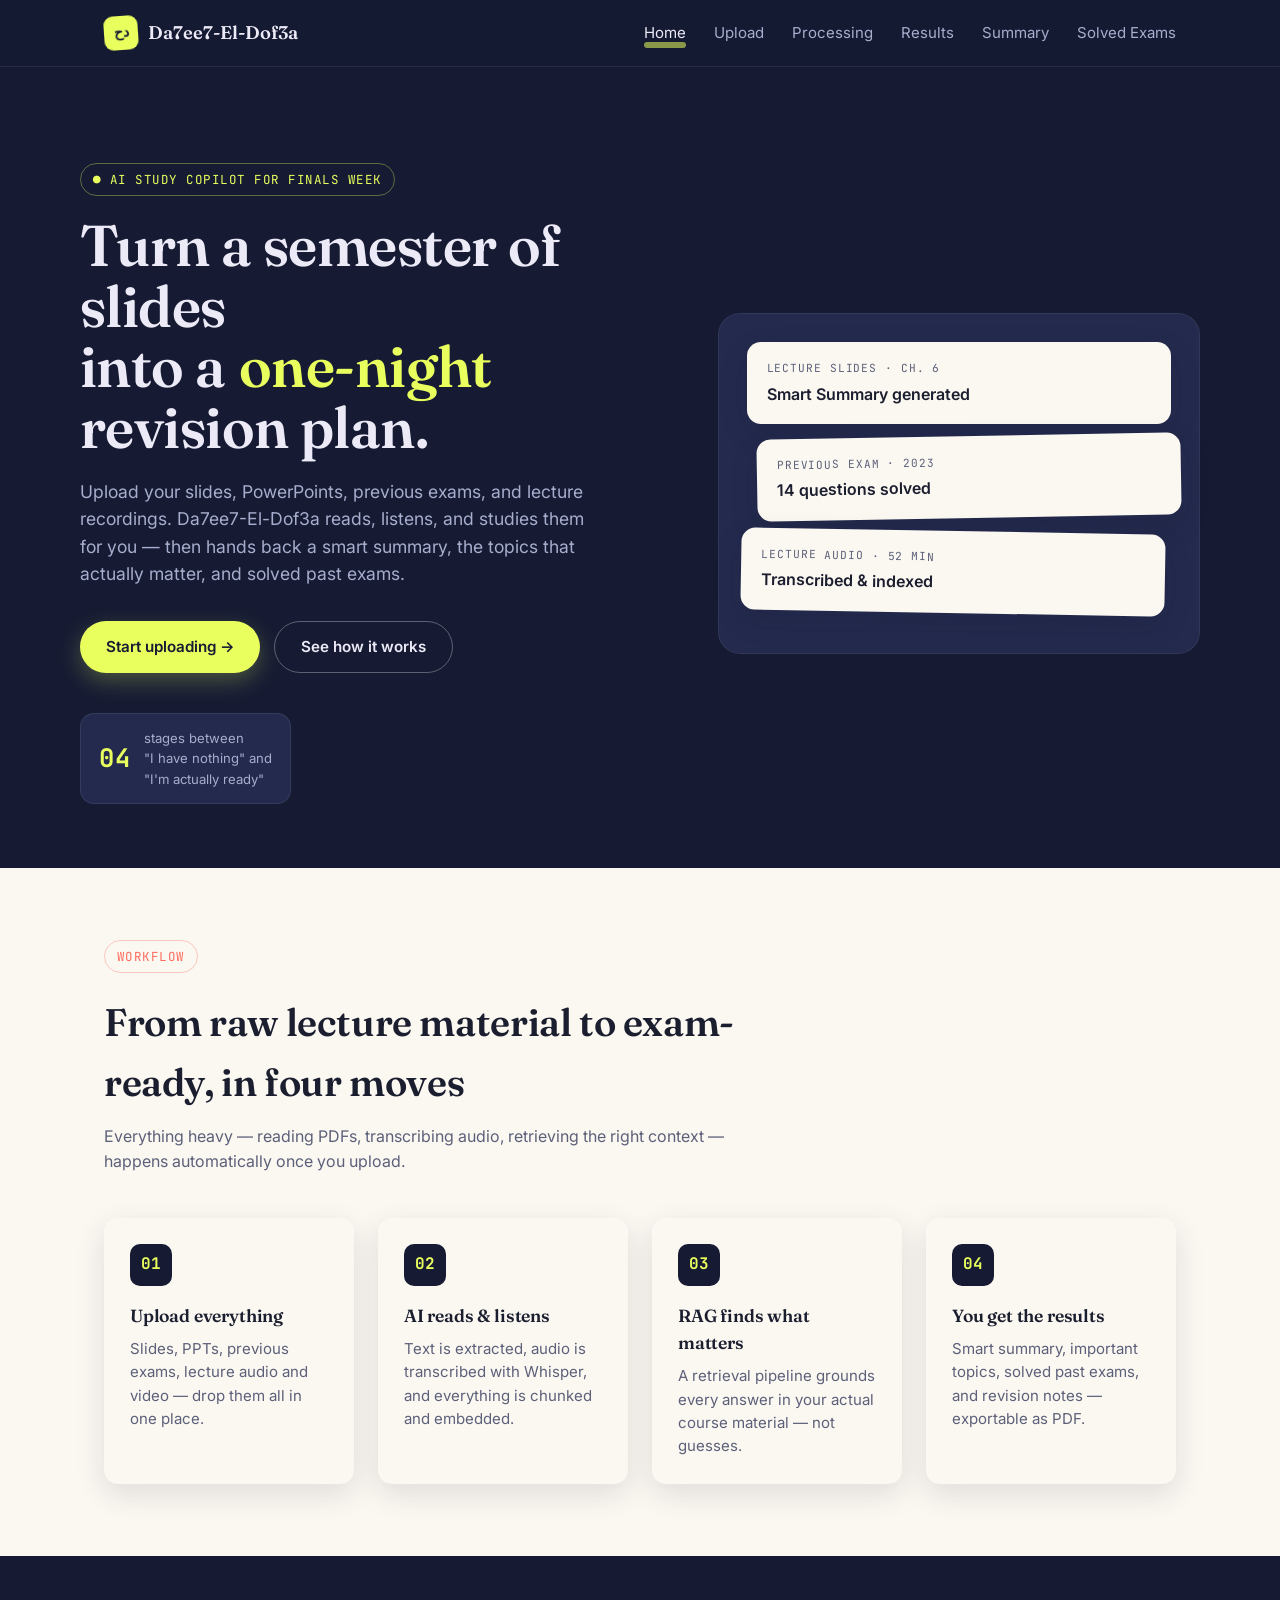
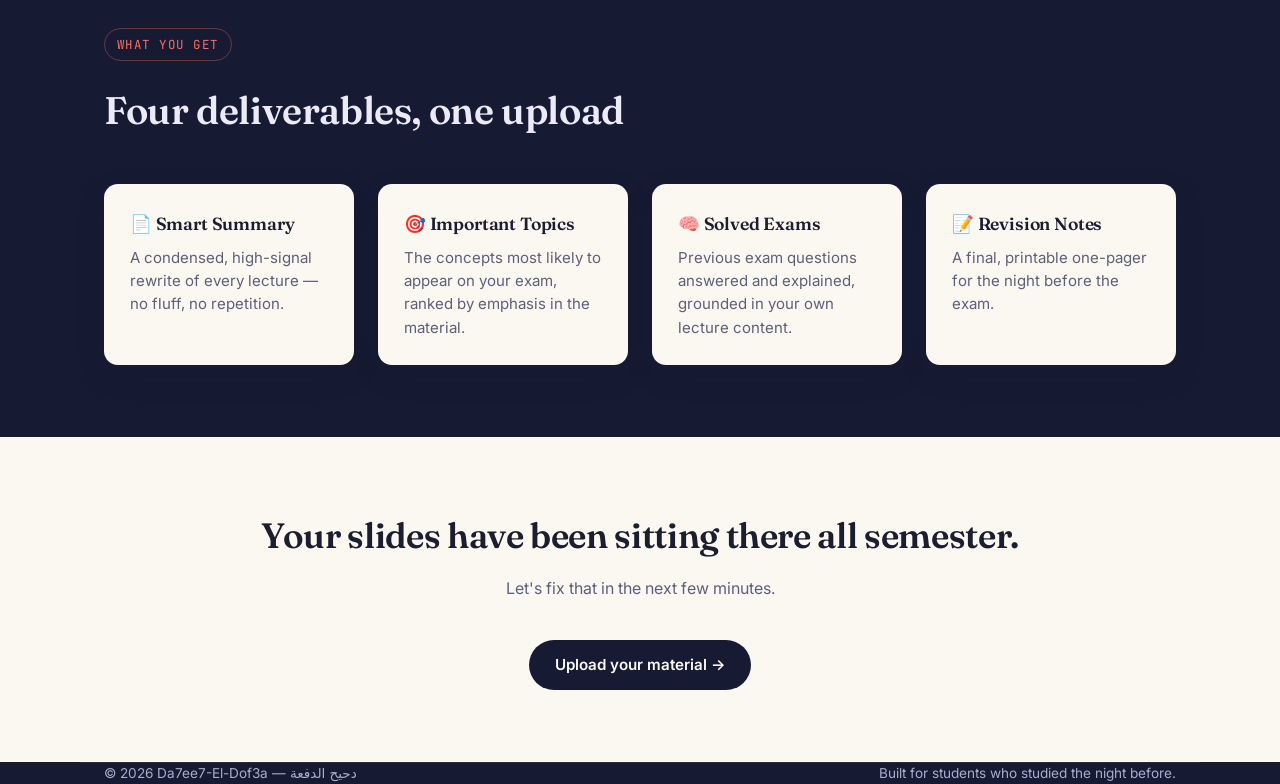
<file: frontend/index.html>
<!DOCTYPE html>
<html lang="en">
<head>
  <meta charset="UTF-8" />
  <meta name="viewport" content="width=device-width, initial-scale=1.0" />
  <title>Da7ee7-El-Dof3a — AI Exam Prep</title>
  <link rel="stylesheet" href="css/style.css" />
</head>
<body>

  <nav class="navbar">
    <div class="nav-inner">
      <a href="index.html" class="brand">
        <span class="brand-mark">دح</span>
        Da7ee7-El-Dof3a
      </a>
      <ul class="nav-links">
        <li><a href="index.html">Home</a></li>
        <li><a href="upload.html">Upload</a></li>
        <li><a href="processing.html">Processing</a></li>
        <li><a href="results.html">Results</a></li>
        <li><a href="summary.html">Summary</a></li>
        <li><a href="solved_exams.html">Solved Exams</a></li>
      </ul>
      <button class="nav-toggle" aria-label="Toggle menu">☰</button>
    </div>
  </nav>

  <header class="container hero">
    <div>
      <span class="eyebrow">● AI study copilot for finals week</span>
      <h1>Turn a semester of slides<br/>into a <span class="swipe">one-night</span> revision plan.</h1>
      <p class="lead">
        Upload your slides, PowerPoints, previous exams, and lecture recordings.
        Da7ee7-El-Dof3a reads, listens, and studies them for you — then hands back
        a smart summary, the topics that actually matter, and solved past exams.
      </p>
      <div class="hero-actions">
        <a href="upload.html" class="btn btn-primary">Start uploading →</a>
        <a href="#how-it-works" class="btn btn-outline">See how it works</a>
      </div>
      <div class="countdown-chip">
        <span class="num mono">04</span>
        <span class="label">stages between<br/>"I have nothing" and<br/>"I'm actually ready"</span>
      </div>
    </div>

    <div class="hero-visual">
      <div class="stack-card">
        <div class="tag">Lecture Slides · Ch. 6</div>
        <div class="title">Smart Summary generated</div>
      </div>
      <div class="stack-card">
        <div class="tag">Previous Exam · 2023</div>
        <div class="title">14 questions solved</div>
      </div>
      <div class="stack-card">
        <div class="tag">Lecture Audio · 52 min</div>
        <div class="title">Transcribed & indexed</div>
      </div>
    </div>
  </header>

  <section class="section paper-section" id="how-it-works">
    <div class="container">
      <div class="section-head">
        <span class="eyebrow">Workflow</span>
        <h2>From raw lecture material to exam-ready, in four moves</h2>
        <p>Everything heavy — reading PDFs, transcribing audio, retrieving the right context — happens automatically once you upload.</p>
      </div>
      <div class="grid cols-4">
        <div class="card">
          <div class="icon-chip mono">01</div>
          <h3>Upload everything</h3>
          <p>Slides, PPTs, previous exams, lecture audio and video — drop them all in one place.</p>
        </div>
        <div class="card">
          <div class="icon-chip mono">02</div>
          <h3>AI reads & listens</h3>
          <p>Text is extracted, audio is transcribed with Whisper, and everything is chunked and embedded.</p>
        </div>
        <div class="card">
          <div class="icon-chip mono">03</div>
          <h3>RAG finds what matters</h3>
          <p>A retrieval pipeline grounds every answer in your actual course material — not guesses.</p>
        </div>
        <div class="card">
          <div class="icon-chip mono">04</div>
          <h3>You get the results</h3>
          <p>Smart summary, important topics, solved past exams, and revision notes — exportable as PDF.</p>
        </div>
      </div>
    </div>
  </section>

  <section class="section">
    <div class="container">
      <div class="section-head">
        <span class="eyebrow">What you get</span>
        <h2>Four deliverables, one upload</h2>
      </div>
      <div class="grid cols-4">
        <div class="card">
          <h3>📄 Smart Summary</h3>
          <p>A condensed, high-signal rewrite of every lecture — no fluff, no repetition.</p>
        </div>
        <div class="card">
          <h3>🎯 Important Topics</h3>
          <p>The concepts most likely to appear on your exam, ranked by emphasis in the material.</p>
        </div>
        <div class="card">
          <h3>🧠 Solved Exams</h3>
          <p>Previous exam questions answered and explained, grounded in your own lecture content.</p>
        </div>
        <div class="card">
          <h3>📝 Revision Notes</h3>
          <p>A final, printable one-pager for the night before the exam.</p>
        </div>
      </div>
    </div>
  </section>

  <section class="section paper-section">
    <div class="container" style="text-align:center;">
      <h2 style="font-size:clamp(1.6rem,3vw,2.2rem);">Your slides have been sitting there all semester.</h2>
      <p style="color:var(--text-muted-on-paper); margin-top:12px;">Let's fix that in the next few minutes.</p>
      <a href="upload.html" class="btn btn-dark" style="margin-top:24px;">Upload your material →</a>
    </div>
  </section>

  <footer class="container">
    <span>© 2026 Da7ee7-El-Dof3a — دحيح الدفعة</span>
    <span>Built for students who studied the night before.</span>
  </footer>

  <script src="js/main.js"></script>
</body>
</html>
</file>
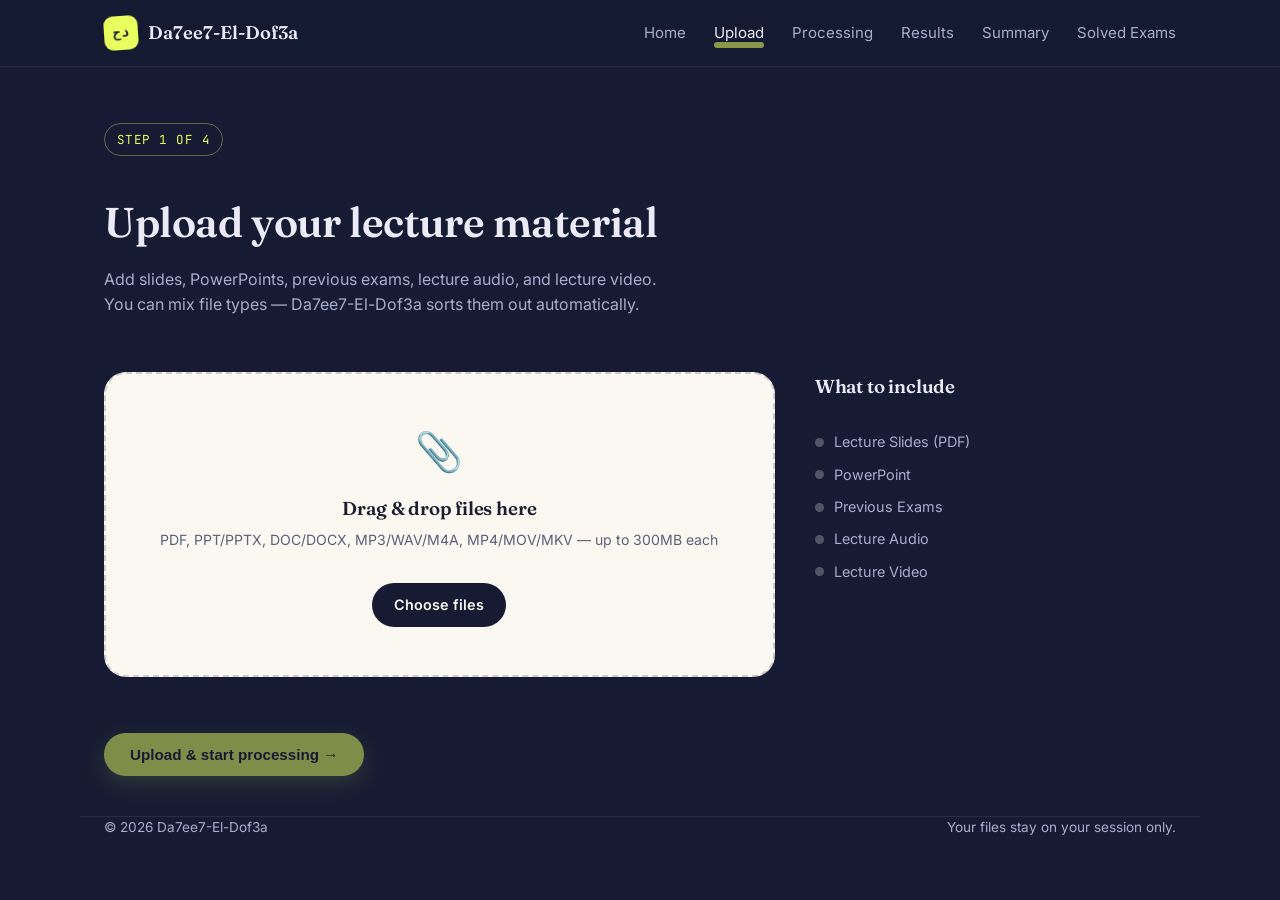
<file: frontend/processing.html>
<!DOCTYPE html>
<html lang="en">
<head>
  <meta charset="UTF-8" />
  <meta name="viewport" content="width=device-width, initial-scale=1.0" />
  <title>Processing — Da7ee7-El-Dof3a</title>
  <link rel="stylesheet" href="css/style.css" />
</head>
<body>

  <nav class="navbar">
    <div class="nav-inner">
      <a href="index.html" class="brand"><span class="brand-mark">دح</span>Da7ee7-El-Dof3a</a>
      <ul class="nav-links">
        <li><a href="index.html">Home</a></li>
        <li><a href="upload.html">Upload</a></li>
        <li><a href="processing.html">Processing</a></li>
        <li><a href="results.html">Results</a></li>
        <li><a href="summary.html">Summary</a></li>
        <li><a href="solved_exams.html">Solved Exams</a></li>
      </ul>
      <button class="nav-toggle" aria-label="Toggle menu">☰</button>
    </div>
  </nav>

  <section class="section">
    <div class="container progress-wrap">
      <span class="eyebrow">Step 2 of 4</span>
      <h1 style="font-size:clamp(1.6rem,3.6vw,2.2rem); margin-top:14px;">Your AI is studying for you</h1>
      <p style="color:var(--text-muted-on-ink); margin-top:10px;">
        This runs on GPU and usually takes a few minutes depending on how much material you uploaded.
      </p>

      <div class="progress-track">
        <div class="progress-bar" id="progressBar"></div>
      </div>
      <div class="mono" id="progressLabel" style="color:var(--text-muted-on-ink); font-size:0.85rem;">0%</div>

      <div class="stage-list" id="stageList">
        <div class="stage-item" data-stage="upload"><span class="marker">1</span> Files received by backend</div>
        <div class="stage-item" data-stage="extract"><span class="marker">2</span> Extracting text from slides & documents</div>
        <div class="stage-item" data-stage="transcribe"><span class="marker">3</span> Transcribing lecture audio & video (Whisper)</div>
        <div class="stage-item" data-stage="embed"><span class="marker">4</span> Building embeddings & FAISS index</div>
        <div class="stage-item" data-stage="generate"><span class="marker">5</span> Generating summary, topics & revision notes</div>
        <div class="stage-item" data-stage="done"><span class="marker">6</span> Finalizing your results</div>
      </div>

      <div style="margin-top:36px;">
        <a href="results.html" class="btn btn-primary" id="viewResultsBtn" style="display:none;">View my results →</a>
      </div>
    </div>
  </section>

  <footer class="container">
    <span>© 2026 Da7ee7-El-Dof3a</span>
    <span>Powered by a quantized LLM on Kaggle GPU.</span>
  </footer>

  <script src="js/api.js"></script>
  <script src="js/main.js"></script>
  <script src="js/processing.js"></script>
</body>
</html>
</file>
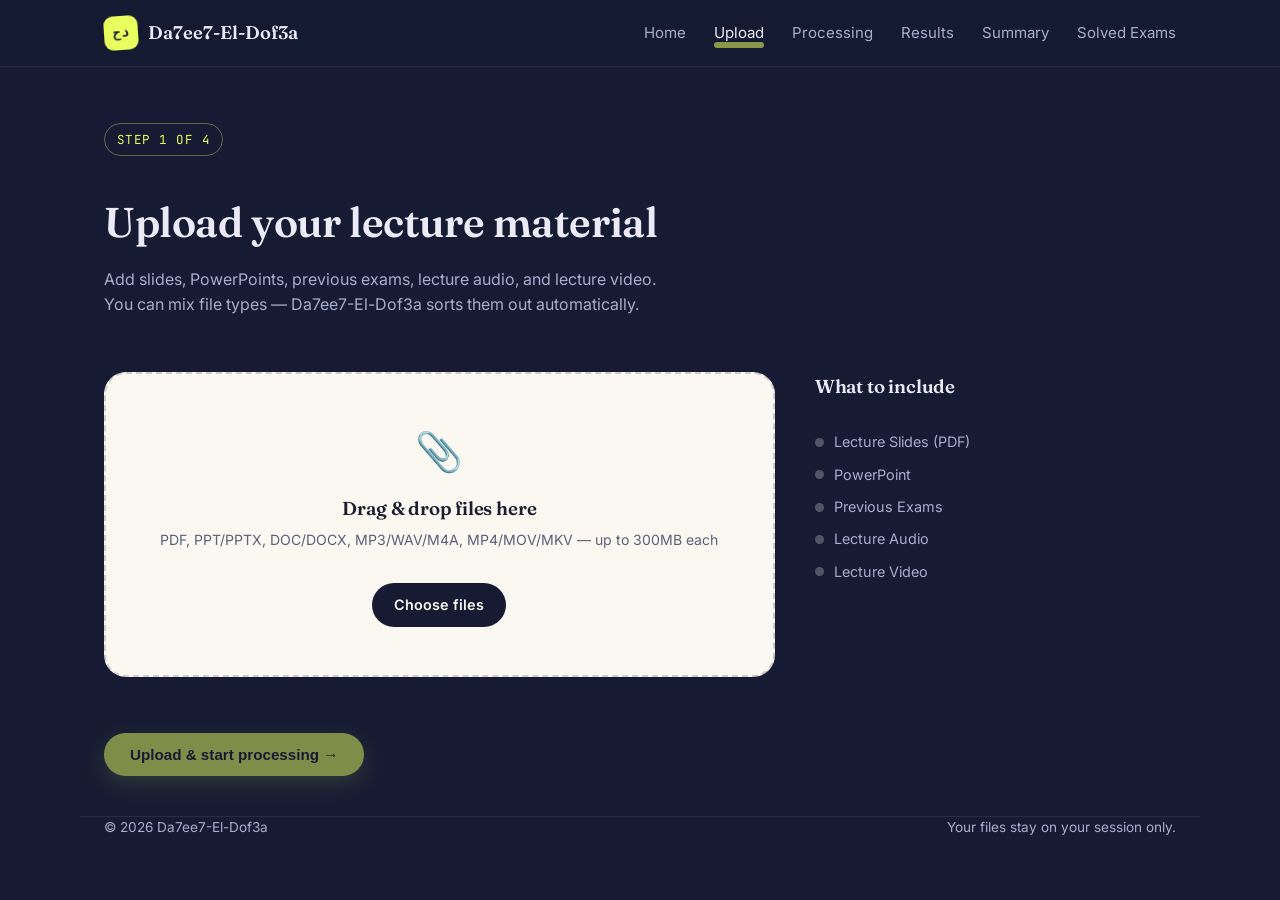
<file: frontend/results.html>
<!DOCTYPE html>
<html lang="en">
<head>
  <meta charset="UTF-8" />
  <meta name="viewport" content="width=device-width, initial-scale=1.0" />
  <title>Results — Da7ee7-El-Dof3a</title>
  <link rel="stylesheet" href="css/style.css" />
</head>
<body>

  <nav class="navbar">
    <div class="nav-inner">
      <a href="index.html" class="brand"><span class="brand-mark">دح</span>Da7ee7-El-Dof3a</a>
      <ul class="nav-links">
        <li><a href="index.html">Home</a></li>
        <li><a href="upload.html">Upload</a></li>
        <li><a href="processing.html">Processing</a></li>
        <li><a href="results.html">Results</a></li>
        <li><a href="summary.html">Summary</a></li>
        <li><a href="solved_exams.html">Solved Exams</a></li>
      </ul>
      <button class="nav-toggle" aria-label="Toggle menu">☰</button>
    </div>
  </nav>

  <header class="container" style="padding-top:56px;">
    <span class="eyebrow">Step 3 of 4</span>
    <h1 style="font-size:clamp(1.8rem,4vw,2.6rem); margin-top:14px;">Everything's ready</h1>
    <p style="color:var(--text-muted-on-ink); max-width:56ch; margin-top:12px;" id="sessionNote">
      Here's what Da7ee7-El-Dof3a produced from your uploaded material.
    </p>
  </header>

  <section class="section tight">
    <div class="container">
      <div class="grid cols-3">
        <a href="summary.html" class="card" style="text-decoration:none;">
          <div class="icon-chip">📄</div>
          <h3>Smart Summary</h3>
          <p>Read the condensed version of every lecture, plus the topics ranked by importance.</p>
        </a>
        <a href="solved_exams.html" class="card" style="text-decoration:none;">
          <div class="icon-chip">🧠</div>
          <h3>Solved Exams</h3>
          <p>See previous exam questions answered and explained using your own lecture content.</p>
        </a>
        <div class="card">
          <div class="icon-chip">📥</div>
          <h3>Download center</h3>
          <p>Export any deliverable as a PDF for offline studying.</p>
          <div style="margin-top:16px; display:grid; gap:10px;">
            <button class="btn btn-outline" style="color:var(--text-on-paper); border-color:rgba(27,30,46,0.2);" data-download="summary">Download Summary PDF</button>
            <button class="btn btn-outline" style="color:var(--text-on-paper); border-color:rgba(27,30,46,0.2);" data-download="solved_exam">Download Solved Exam PDF</button>
            <button class="btn btn-outline" style="color:var(--text-on-paper); border-color:rgba(27,30,46,0.2);" data-download="revision_notes">Download Revision Notes PDF</button>
          </div>
        </div>
      </div>
    </div>
  </section>

  <footer class="container">
    <span>© 2026 Da7ee7-El-Dof3a</span>
    <span>Session-based — no login required.</span>
  </footer>

  <script src="js/api.js"></script>
  <script src="js/main.js"></script>
  <script src="js/results.js"></script>
</body>
</html>
</file>
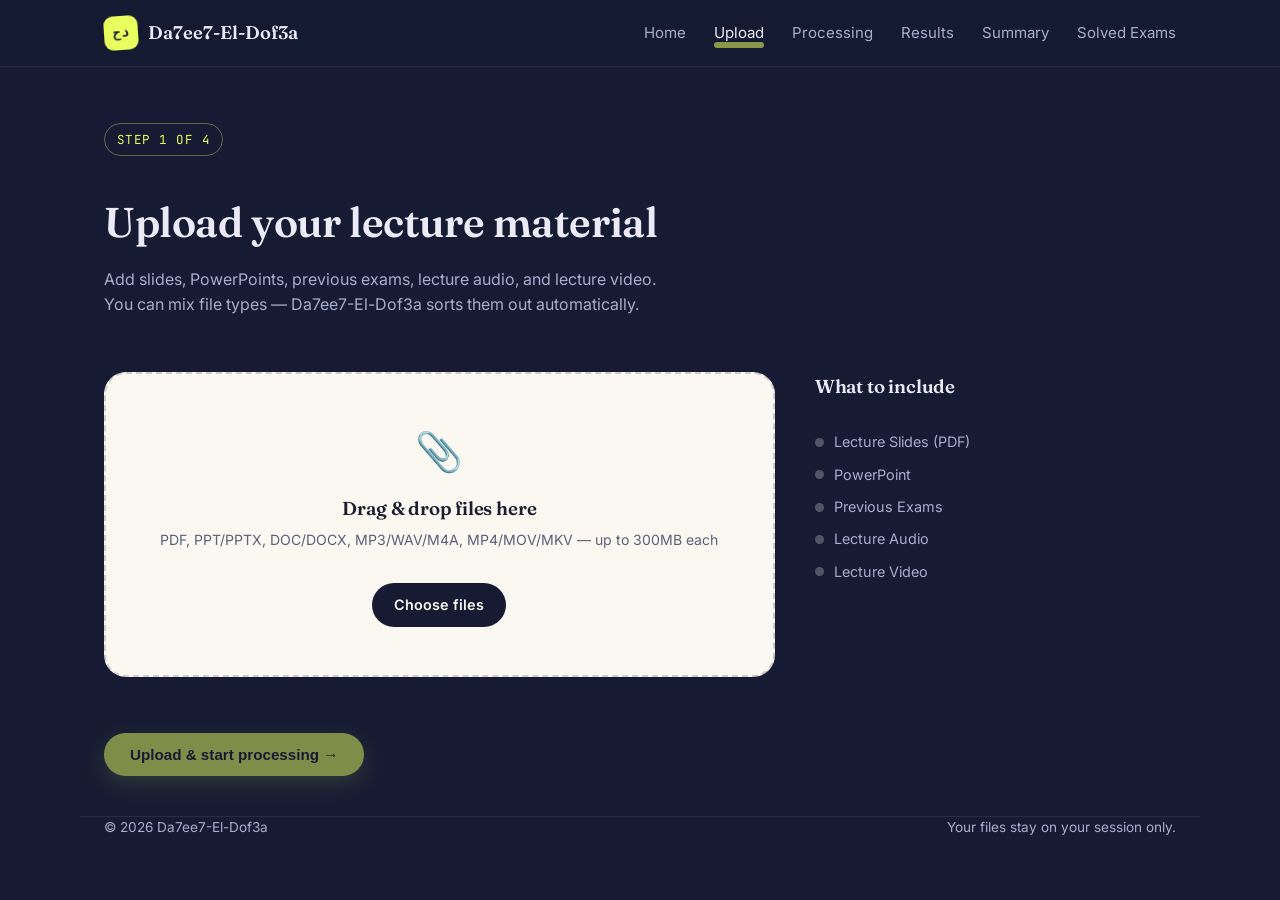
<file: frontend/solved_exams.html>
<!DOCTYPE html>
<html lang="en">
<head>
  <meta charset="UTF-8" />
  <meta name="viewport" content="width=device-width, initial-scale=1.0" />
  <title>Solved Exams — Da7ee7-El-Dof3a</title>
  <link rel="stylesheet" href="css/style.css" />
</head>
<body>

  <nav class="navbar">
    <div class="nav-inner">
      <a href="index.html" class="brand"><span class="brand-mark">دح</span>Da7ee7-El-Dof3a</a>
      <ul class="nav-links">
        <li><a href="index.html">Home</a></li>
        <li><a href="upload.html">Upload</a></li>
        <li><a href="processing.html">Processing</a></li>
        <li><a href="results.html">Results</a></li>
        <li><a href="summary.html">Summary</a></li>
        <li><a href="solved_exams.html">Solved Exams</a></li>
      </ul>
      <button class="nav-toggle" aria-label="Toggle menu">☰</button>
    </div>
  </nav>

  <header class="container" style="padding-top:56px;">
    <span class="eyebrow">Grounded answers</span>
    <h1 style="font-size:clamp(1.8rem,4vw,2.6rem); margin-top:14px;">Solved Previous Exams</h1>
    <p style="color:var(--text-muted-on-ink); max-width:56ch; margin-top:12px;">
      Pick a previously uploaded exam file, or ask a specific question — answers are grounded in your lecture material.
    </p>
  </header>

  <section class="section tight">
    <div class="container" style="display:grid; grid-template-columns: 1fr 1.4fr; gap:32px; align-items:start;">
      <div class="card">
        <h3>Ask a question</h3>
        <p>Type any exam-style question about your uploaded material.</p>
        <textarea id="questionInput" rows="4" placeholder="e.g. Explain the difference between TCP and UDP with an example."
          style="width:100%; margin-top:14px; padding:12px; border-radius:10px; border:1px solid rgba(27,30,46,0.15); font-family:inherit; resize:vertical;"></textarea>
        <button class="btn btn-dark" id="askBtn" style="margin-top:14px;">Solve this question →</button>

        <hr style="margin:28px 0; border:none; border-top:1px solid rgba(27,30,46,0.1);" />

        <h3>Or solve an uploaded exam file</h3>
        <select id="examFileSelect" style="width:100%; margin-top:12px; padding:10px; border-radius:10px; border:1px solid rgba(27,30,46,0.15);">
          <option value="">Select a previously uploaded exam…</option>
        </select>
        <button class="btn btn-outline" id="solveFileBtn" style="margin-top:14px; color:var(--text-on-paper); border-color:rgba(27,30,46,0.2);">Solve full exam →</button>
      </div>

      <div>
        <div id="solvedList">
          <div class="empty-state">
            <div class="icon">🧠</div>
            <p>Solved questions will appear here.</p>
          </div>
        </div>
        <button class="btn btn-dark" id="downloadExamBtn" style="margin-top:8px; display:none;">Export solved exam as PDF</button>
      </div>
    </div>
  </section>

  <footer class="container">
    <span>© 2026 Da7ee7-El-Dof3a</span>
    <span>Answers are generated from your own material — always double-check.</span>
  </footer>

  <script src="js/api.js"></script>
  <script src="js/main.js"></script>
  <script src="js/solved_exams.js"></script>
</body>
</html>
</file>
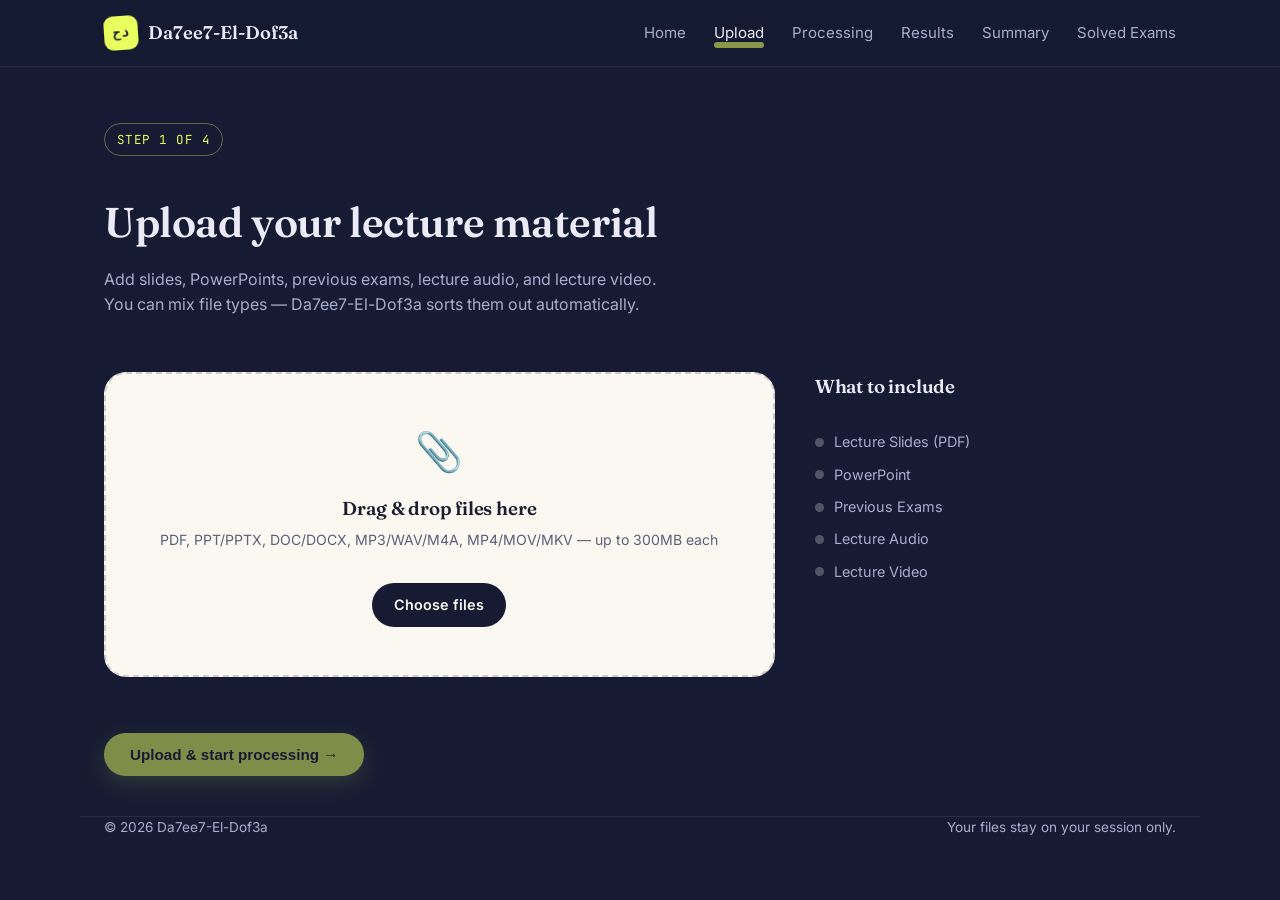
<file: frontend/summary.html>
<!DOCTYPE html>
<html lang="en">
<head>
  <meta charset="UTF-8" />
  <meta name="viewport" content="width=device-width, initial-scale=1.0" />
  <title>Summary — Da7ee7-El-Dof3a</title>
  <link rel="stylesheet" href="css/style.css" />
</head>
<body>

  <nav class="navbar">
    <div class="nav-inner">
      <a href="index.html" class="brand"><span class="brand-mark">دح</span>Da7ee7-El-Dof3a</a>
      <ul class="nav-links">
        <li><a href="index.html">Home</a></li>
        <li><a href="upload.html">Upload</a></li>
        <li><a href="processing.html">Processing</a></li>
        <li><a href="results.html">Results</a></li>
        <li><a href="summary.html">Summary</a></li>
        <li><a href="solved_exams.html">Solved Exams</a></li>
      </ul>
      <button class="nav-toggle" aria-label="Toggle menu">☰</button>
    </div>
  </nav>

  <header class="container" style="padding-top:56px;">
    <span class="eyebrow">Step 4 of 4</span>
    <h1 style="font-size:clamp(1.8rem,4vw,2.6rem); margin-top:14px;">Smart Summary & Important Topics</h1>
  </header>

  <section class="section tight paper-section">
    <div class="container">
      <div class="tab-bar">
        <button class="tab-btn active" data-tab="summary">Smart Summary</button>
        <button class="tab-btn" data-tab="topics">Important Topics</button>
        <button class="tab-btn" data-tab="revision">Revision Notes</button>
      </div>

      <div id="tab-summary" class="tab-panel">
        <div class="card" id="summaryCard">
          <p>Loading your summary…</p>
        </div>
      </div>

      <div id="tab-topics" class="tab-panel" style="display:none;">
        <div class="card" id="topicsCard">
          <p>Loading topics…</p>
        </div>
      </div>

      <div id="tab-revision" class="tab-panel" style="display:none;">
        <div class="card" id="revisionCard">
          <p>Loading revision notes…</p>
        </div>
      </div>

      <div style="margin-top:24px;">
        <button class="btn btn-dark" id="downloadSummaryBtn">Export as PDF</button>
      </div>
    </div>
  </section>

  <footer class="container">
    <span>© 2026 Da7ee7-El-Dof3a</span>
    <span>Grounded in your own lecture material via RAG.</span>
  </footer>

  <script src="js/api.js"></script>
  <script src="js/main.js"></script>
  <script src="js/summary.js"></script>
</body>
</html>
</file>
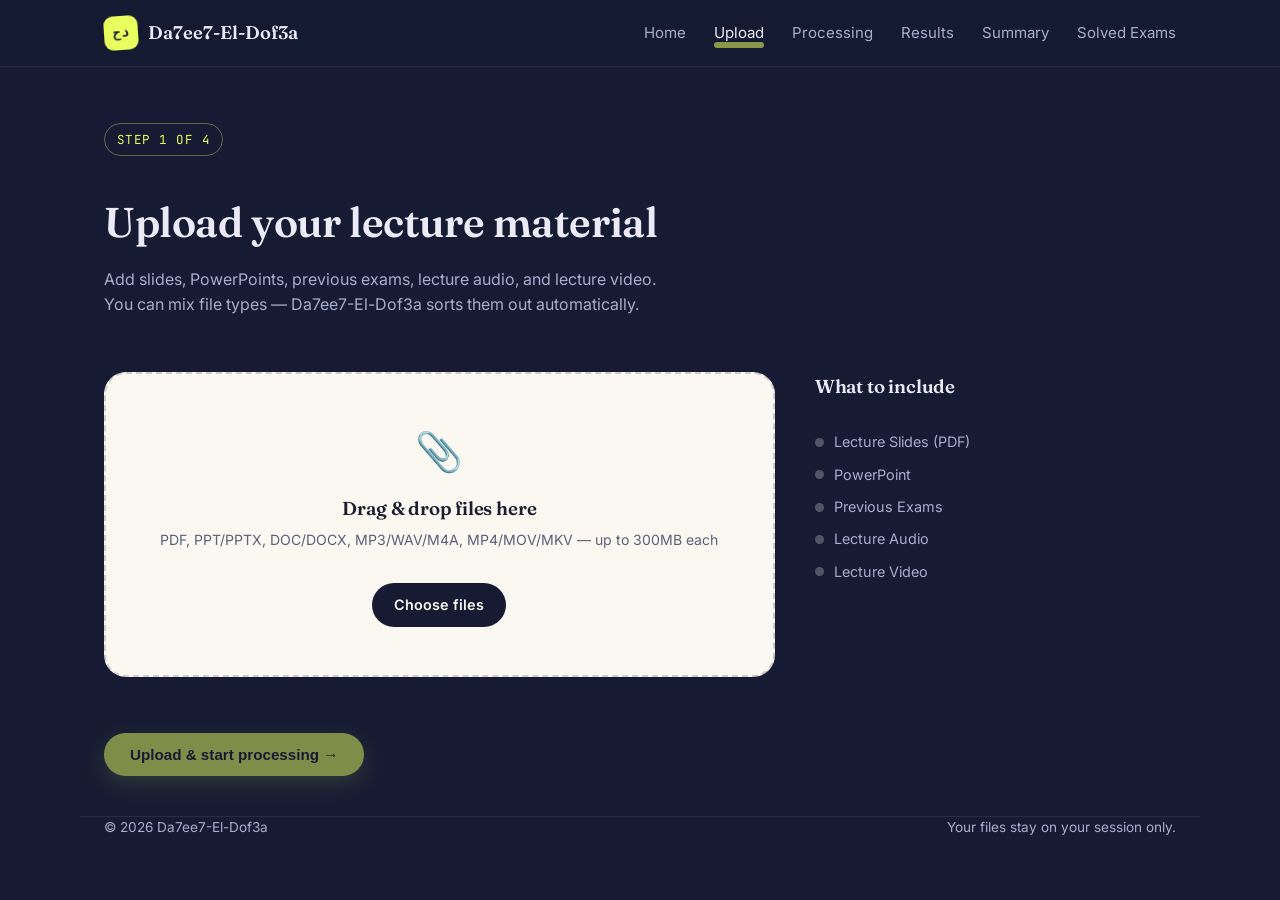
<file: frontend/upload.html>
<!DOCTYPE html>
<html lang="en">
<head>
  <meta charset="UTF-8" />
  <meta name="viewport" content="width=device-width, initial-scale=1.0" />
  <title>Upload — Da7ee7-El-Dof3a</title>
  <link rel="stylesheet" href="css/style.css" />
</head>
<body>

  <nav class="navbar">
    <div class="nav-inner">
      <a href="index.html" class="brand"><span class="brand-mark">دح</span>Da7ee7-El-Dof3a</a>
      <ul class="nav-links">
        <li><a href="index.html">Home</a></li>
        <li><a href="upload.html">Upload</a></li>
        <li><a href="processing.html">Processing</a></li>
        <li><a href="results.html">Results</a></li>
        <li><a href="summary.html">Summary</a></li>
        <li><a href="solved_exams.html">Solved Exams</a></li>
      </ul>
      <button class="nav-toggle" aria-label="Toggle menu">☰</button>
    </div>
  </nav>

  <header class="container" style="padding-top:56px;">
    <span class="eyebrow">Step 1 of 4</span>
    <h1 style="font-size:clamp(1.8rem,4vw,2.6rem); margin-top:14px;">Upload your lecture material</h1>
    <p style="color:var(--text-muted-on-ink); max-width:56ch; margin-top:12px;">
      Add slides, PowerPoints, previous exams, lecture audio, and lecture video.
      You can mix file types — Da7ee7-El-Dof3a sorts them out automatically.
    </p>
  </header>

  <section class="section tight">
    <div class="container" style="display:grid; grid-template-columns: 1.3fr 0.7fr; gap:40px; align-items:start;">

      <div>
        <div class="upload-zone" id="dropZone">
          <div class="icon">📎</div>
          <h3>Drag & drop files here</h3>
          <p class="hint">PDF, PPT/PPTX, DOC/DOCX, MP3/WAV/M4A, MP4/MOV/MKV — up to 300MB each</p>
          <label class="file-input-label" for="fileInput">Choose files</label>
          <input type="file" id="fileInput" multiple hidden
                 accept=".pdf,.ppt,.pptx,.doc,.docx,.mp3,.wav,.m4a,.mp4,.mov,.mkv" />
        </div>

        <div class="file-list" id="fileList"></div>

        <div id="uploadError" style="color:var(--coral); margin-top:16px; display:none;"></div>

        <div style="margin-top:28px; display:flex; gap:14px;">
          <button class="btn btn-primary" id="submitBtn" disabled>Upload & start processing →</button>
        </div>
      </div>

      <aside>
        <h3 style="margin-bottom:16px;">What to include</h3>
        <div class="category-checklist" id="checklist">
          <div class="item" data-cat="slides"><span class="dot"></span> Lecture Slides (PDF)</div>
          <div class="item" data-cat="ppt"><span class="dot"></span> PowerPoint</div>
          <div class="item" data-cat="exam"><span class="dot"></span> Previous Exams</div>
          <div class="item" data-cat="audio"><span class="dot"></span> Lecture Audio</div>
          <div class="item" data-cat="video"><span class="dot"></span> Lecture Video</div>
        </div>
      </aside>
    </div>
  </section>

  <footer class="container">
    <span>© 2026 Da7ee7-El-Dof3a</span>
    <span>Your files stay on your session only.</span>
  </footer>

  <script src="js/api.js"></script>
  <script src="js/main.js"></script>
  <script src="js/upload.js"></script>
</body>
</html>
</file>
<file: frontend/css/style.css>
/* ==========================================================================
   Da7ee7-El-Dof3a — Design System
   Palette: ink navy background, paper-white cards, highlighter-yellow accent
   Display: Fraunces (characterful serif) / Body: Inter / Data: JetBrains Mono
   Signature: the "highlighter swipe" underline + exam countdown chip
   ========================================================================== */

@import url('https://fonts.googleapis.com/css2?family=Fraunces:opsz,wght@9..144,500;9..144,600;9..144,700&family=Inter:wght@400;500;600;700&family=JetBrains+Mono:wght@500;600&display=swap');

:root {
  --ink: #161B33;
  --ink-soft: #232A4D;
  --paper: #FBF8F2;
  --paper-dim: #EFEBDF;
  --highlight: #E9FF5E;
  --highlight-deep: #C7E63A;
  --coral: #FF6B5E;
  --text-on-ink: #ECEAF7;
  --text-muted-on-ink: #A7ADCC;
  --text-on-paper: #1B1E2E;
  --text-muted-on-paper: #5C6079;
  --radius-lg: 22px;
  --radius-md: 14px;
  --radius-sm: 8px;
  --shadow-card: 0 10px 30px rgba(22, 27, 51, 0.12);
  --max-width: 1120px;
}

* { box-sizing: border-box; }

html { scroll-behavior: smooth; }

body {
  margin: 0;
  background: var(--ink);
  color: var(--text-on-ink);
  font-family: 'Inter', system-ui, sans-serif;
  line-height: 1.55;
  -webkit-font-smoothing: antialiased;
}

h1, h2, h3, .display {
  font-family: 'Fraunces', Georgia, serif;
  font-weight: 600;
  letter-spacing: -0.01em;
  margin: 0;
}

.mono { font-family: 'JetBrains Mono', monospace; letter-spacing: 0.02em; }

a { color: inherit; }

img { max-width: 100%; display: block; }

/* ---------- Layout helpers ---------- */
.container {
  max-width: var(--max-width);
  margin: 0 auto;
  padding: 0 24px;
}

.section { padding: 72px 0; }
.section.tight { padding: 40px 0; }

.paper-section {
  background: var(--paper);
  color: var(--text-on-paper);
}

/* ---------- Nav ---------- */
.navbar {
  position: sticky;
  top: 0;
  z-index: 50;
  background: rgba(22, 27, 51, 0.9);
  backdrop-filter: blur(10px);
  border-bottom: 1px solid rgba(255,255,255,0.08);
}

.nav-inner {
  max-width: var(--max-width);
  margin: 0 auto;
  padding: 16px 24px;
  display: flex;
  align-items: center;
  justify-content: space-between;
}

.brand {
  display: flex;
  align-items: center;
  gap: 10px;
  font-family: 'Fraunces', serif;
  font-weight: 600;
  font-size: 1.15rem;
  text-decoration: none;
  color: var(--text-on-ink);
}

.brand-mark {
  width: 34px; height: 34px;
  border-radius: 9px;
  background: var(--highlight);
  color: var(--ink);
  display: flex; align-items: center; justify-content: center;
  font-family: 'JetBrains Mono', monospace;
  font-weight: 700;
  font-size: 0.85rem;
  transform: rotate(-4deg);
}

.nav-links {
  display: flex;
  gap: 28px;
  list-style: none;
  margin: 0; padding: 0;
  font-size: 0.94rem;
}

.nav-links a {
  text-decoration: none;
  color: var(--text-muted-on-ink);
  transition: color 0.2s ease;
  position: relative;
  padding-bottom: 4px;
}

.nav-links a:hover, .nav-links a.active {
  color: var(--text-on-ink);
}

.nav-links a.active::after {
  content: "";
  position: absolute;
  left: 0; right: 0; bottom: -2px;
  height: 6px;
  background: var(--highlight);
  opacity: 0.55;
  z-index: -1;
  border-radius: 3px;
}

.nav-toggle {
  display: none;
  background: none;
  border: 1px solid rgba(255,255,255,0.2);
  border-radius: 8px;
  color: var(--text-on-ink);
  padding: 8px 10px;
  cursor: pointer;
}

/* ---------- Buttons ---------- */
.btn {
  display: inline-flex;
  align-items: center;
  gap: 8px;
  padding: 13px 26px;
  border-radius: 999px;
  font-weight: 600;
  font-size: 0.95rem;
  text-decoration: none;
  cursor: pointer;
  border: none;
  transition: transform 0.15s ease, box-shadow 0.15s ease;
}

.btn:active { transform: scale(0.97); }

.btn-primary {
  background: var(--highlight);
  color: var(--ink);
  box-shadow: 0 8px 22px rgba(233, 255, 94, 0.25);
}
.btn-primary:hover { box-shadow: 0 10px 28px rgba(233, 255, 94, 0.4); }

.btn-outline {
  background: transparent;
  color: var(--text-on-ink);
  border: 1px solid rgba(255,255,255,0.3);
}
.btn-outline:hover { border-color: var(--highlight); color: var(--highlight); }

.btn-dark {
  background: var(--ink);
  color: var(--paper);
}

.btn:disabled { opacity: 0.5; cursor: not-allowed; }

/* ---------- Signature: highlighter swipe ---------- */
 
  .swipe {
    
    background-repeat: no-repeat;
   
    background-position: 0 88%;
    padding: 0 2px;
    color: #e9ff5e;
 
}

/* ---------- Hero ---------- */
.hero {
  padding: 96px 0 64px;
  display: grid;
  grid-template-columns: 1.1fr 0.9fr;
  gap: 48px;
  align-items: center;
}

.eyebrow {
  display: inline-flex;
  align-items: center;
  gap: 8px;
  font-family: 'JetBrains Mono', monospace;
  font-size: 0.78rem;
  text-transform: uppercase;
  letter-spacing: 0.12em;
  color: var(--highlight);
  border: 1px solid rgba(233,255,94,0.35);
  padding: 6px 12px;
  border-radius: 999px;
  margin-bottom: 20px;
}

.hero h1 {
  font-size: clamp(2.4rem, 5vw, 3.6rem);
  line-height: 1.05;
  color: var(--text-on-ink);
}

.hero p.lead {
  margin-top: 20px;
  font-size: 1.1rem;
  color: var(--text-muted-on-ink);
  max-width: 46ch;
}

.hero-actions {
  margin-top: 34px;
  display: flex;
  gap: 14px;
  flex-wrap: wrap;
}

/* Countdown chip - signature element */
.countdown-chip {
  display: inline-flex;
  align-items: center;
  gap: 14px;
  background: var(--ink-soft);
  border: 1px solid rgba(255,255,255,0.08);
  border-radius: var(--radius-md);
  padding: 14px 18px;
  margin-top: 40px;
}
.countdown-chip .num {
  font-family: 'JetBrains Mono', monospace;
  font-size: 1.6rem;
  font-weight: 700;
  color: var(--highlight);
}
.countdown-chip .label {
  font-size: 0.82rem;
  color: var(--text-muted-on-ink);
}

.hero-visual {
  position: relative;
  background: var(--ink-soft);
  border-radius: var(--radius-lg);
  padding: 28px;
  border: 1px solid rgba(255,255,255,0.06);
}

.stack-card {
  background: var(--paper);
  color: var(--text-on-paper);
  border-radius: var(--radius-md);
  padding: 18px 20px;
  margin-bottom: 12px;
  box-shadow: var(--shadow-card);
  position: relative;
}
.stack-card:nth-child(2) { transform: translateX(10px) rotate(-1deg); }
.stack-card:nth-child(3) { transform: translateX(-6px) rotate(1deg); }

.stack-card .tag {
  font-family: 'JetBrains Mono', monospace;
  font-size: 0.7rem;
  text-transform: uppercase;
  color: var(--text-muted-on-paper);
  letter-spacing: 0.08em;
}
.stack-card .title { font-weight: 600; margin-top: 4px; }

/* ---------- Grid / cards ---------- */
.grid { display: grid; gap: 24px; }
.grid.cols-3 { grid-template-columns: repeat(3, 1fr); }
.grid.cols-4 { grid-template-columns: repeat(4, 1fr); }
.grid.cols-2 { grid-template-columns: repeat(2, 1fr); }

.card {
  background: var(--paper);
  color: var(--text-on-paper);
  border-radius: var(--radius-md);
  padding: 26px;
  box-shadow: var(--shadow-card);
}

.card .icon-chip {
  width: 42px; height: 42px;
  border-radius: 10px;
  background: var(--ink);
  color: var(--highlight);
  display: flex; align-items: center; justify-content: center;
  font-family: 'JetBrains Mono', monospace;
  font-weight: 700;
  margin-bottom: 16px;
}

.card h3 { font-size: 1.1rem; margin-bottom: 8px; }
.card p { color: var(--text-muted-on-paper); font-size: 0.94rem; margin: 0; }

/* ---------- Section headers ---------- */
.section-head { max-width: 640px; margin-bottom: 44px; }
.section-head .eyebrow { color: var(--coral); border-color: rgba(255,107,94,0.35); }
.paper-section .section-head h2 { color: var(--text-on-paper); }
.section-head h2 { font-size: clamp(1.8rem, 3.4vw, 2.4rem); }
.section-head p { color: var(--text-muted-on-ink); margin-top: 12px; }
.paper-section .section-head p { color: var(--text-muted-on-paper); }

/* ---------- Upload page ---------- */
.upload-zone {
  border: 2px dashed rgba(27,30,46,0.2);
  border-radius: var(--radius-lg);
  padding: 48px 24px;
  text-align: center;
  background: var(--paper);
  color: var(--text-on-paper);
  transition: border-color 0.2s ease, background 0.2s ease;
  cursor: pointer;
}
.upload-zone.dragover {
  border-color: var(--highlight-deep);
  background: #F6FBD8;
}
.upload-zone .icon { font-size: 2.4rem; margin-bottom: 12px; }
.upload-zone .hint { color: var(--text-muted-on-paper); font-size: 0.88rem; margin-top: 6px; }

.file-input-label {
  display: inline-block;
  margin-top: 18px;
  padding: 11px 22px;
  border-radius: 999px;
  background: var(--ink);
  color: var(--paper);
  font-weight: 600;
  font-size: 0.9rem;
  cursor: pointer;
}

.file-list { margin-top: 28px; display: grid; gap: 10px; }
.file-row {
  display: flex; align-items: center; justify-content: space-between;
  background: var(--paper);
  color: var(--text-on-paper);
  border-radius: var(--radius-sm);
  padding: 12px 16px;
  box-shadow: var(--shadow-card);
  font-size: 0.9rem;
}
.file-row .name { font-weight: 600; }
.file-row .type-tag {
  font-family: 'JetBrains Mono', monospace;
  font-size: 0.7rem;
  background: var(--paper-dim);
  padding: 3px 8px;
  border-radius: 6px;
  color: var(--text-muted-on-paper);
}
.file-row .remove {
  background: none; border: none; color: var(--coral); cursor: pointer; font-size: 1.1rem;
}

.category-checklist { margin-top: 30px; display: grid; gap: 10px; }
.category-checklist .item {
  display: flex; align-items: center; gap: 10px;
  font-size: 0.9rem; color: var(--text-muted-on-ink);
}
.category-checklist .dot {
  width: 9px; height: 9px; border-radius: 50%;
  background: rgba(255,255,255,0.25);
}
.category-checklist .item.done .dot { background: var(--highlight); }
.category-checklist .item.done { color: var(--text-on-ink); }

/* ---------- Processing page ---------- */
.progress-wrap { max-width: 560px; margin: 0 auto; text-align: center; }
.progress-track {
  height: 10px; border-radius: 999px;
  background: rgba(255,255,255,0.1);
  overflow: hidden; margin: 28px 0 14px;
}
.progress-bar {
  height: 100%; width: 6%;
  background: linear-gradient(90deg, var(--highlight-deep), var(--highlight));
  border-radius: 999px;
  transition: width 0.5s ease;
}
.stage-list { text-align: left; margin-top: 40px; display: grid; gap: 16px; }
.stage-item {
  display: flex; align-items: center; gap: 14px;
  padding: 14px 16px;
  border-radius: var(--radius-sm);
  background: var(--ink-soft);
  border: 1px solid rgba(255,255,255,0.06);
  font-size: 0.92rem;
  color: var(--text-muted-on-ink);
}
.stage-item .marker {
  width: 26px; height: 26px; border-radius: 50%;
  background: rgba(255,255,255,0.08);
  display: flex; align-items: center; justify-content: center;
  font-family: 'JetBrains Mono', monospace; font-size: 0.7rem;
  flex-shrink: 0;
}
.stage-item.active { color: var(--text-on-ink); border-color: rgba(233,255,94,0.35); }
.stage-item.active .marker { background: var(--highlight); color: var(--ink); }
.stage-item.done .marker { background: var(--coral); color: var(--ink); }
.stage-item.done { color: var(--text-on-ink); }

/* ---------- Results / Summary / Solved ---------- */
.tab-bar {
  display: flex; gap: 8px; margin-bottom: 32px; flex-wrap: wrap;
}
.tab-btn {
  padding: 10px 18px;
  border-radius: 999px;
  background: var(--ink-soft);
  border: 1px solid rgba(255,255,255,0.08);
  color: var(--text-muted-on-ink);
  font-size: 0.88rem;
  cursor: pointer;
}
.tab-btn.active { background: var(--highlight); color: var(--ink); border-color: transparent; font-weight: 600; }

.topic-pill {
  display: inline-block;
  padding: 8px 16px;
  border-radius: 999px;
  background: var(--paper-dim);
  color: var(--text-on-paper);
  font-size: 0.86rem;
  margin: 0 8px 8px 0;
  border: 1px solid rgba(27,30,46,0.08);
}

.qa-item {
  background: var(--paper);
  border-radius: var(--radius-md);
  padding: 22px;
  margin-bottom: 16px;
  box-shadow: var(--shadow-card);
  color: var(--text-on-paper);
}
.qa-item .q { font-weight: 600; margin-bottom: 10px; }
.qa-item .a { color: var(--text-muted-on-paper); font-size: 0.94rem; }
.qa-item .confidence {
  display: inline-block; margin-top: 10px;
  font-family: 'JetBrains Mono', monospace; font-size: 0.72rem;
  color: var(--ink); background: var(--highlight);
  padding: 3px 9px; border-radius: 6px;
}

.empty-state {
  text-align: center; padding: 60px 20px; color: var(--text-muted-on-ink);
}
.empty-state .icon { font-size: 2.6rem; margin-bottom: 14px; }

.loader-dot {
  display: inline-block; width: 8px; height: 8px; border-radius: 50%;
  background: var(--highlight); margin-right: 3px;
  animation: pulse 1.1s infinite ease-in-out;
}
.loader-dot:nth-child(2) { animation-delay: 0.15s; }
.loader-dot:nth-child(3) { animation-delay: 0.3s; }
@keyframes pulse { 0%, 80%, 100% { opacity: 0.3; } 40% { opacity: 1; } }

/* ---------- Footer ---------- */
footer {
  padding: 40px 0;
  border-top: 1px solid rgba(255,255,255,0.08);
  color: var(--text-muted-on-ink);
  font-size: 0.85rem;
  display: flex; justify-content: space-between; flex-wrap: wrap; gap: 12px;
}

/* ---------- Responsive ---------- */
@media (max-width: 860px) {
  .hero { grid-template-columns: 1fr; }
  .grid.cols-3, .grid.cols-4, .grid.cols-2 { grid-template-columns: 1fr; }
  .nav-links {
    position: absolute; top: 100%; left: 0; right: 0;
    background: var(--ink);
    flex-direction: column;
    padding: 16px 24px 24px;
    display: none;
    border-bottom: 1px solid rgba(255,255,255,0.08);
  }
  .nav-links.open { display: flex; }
  .nav-toggle { display: inline-block; }
}

@media (max-width: 480px) {
  .hero { padding: 64px 0 40px; }
  .section { padding: 52px 0; }
}

@media (prefers-reduced-motion: reduce) {
  * { animation: none !important; transition: none !important; }
}

:focus-visible {
  outline: 2px solid var(--highlight);
  outline-offset: 2px;
}
</file>
